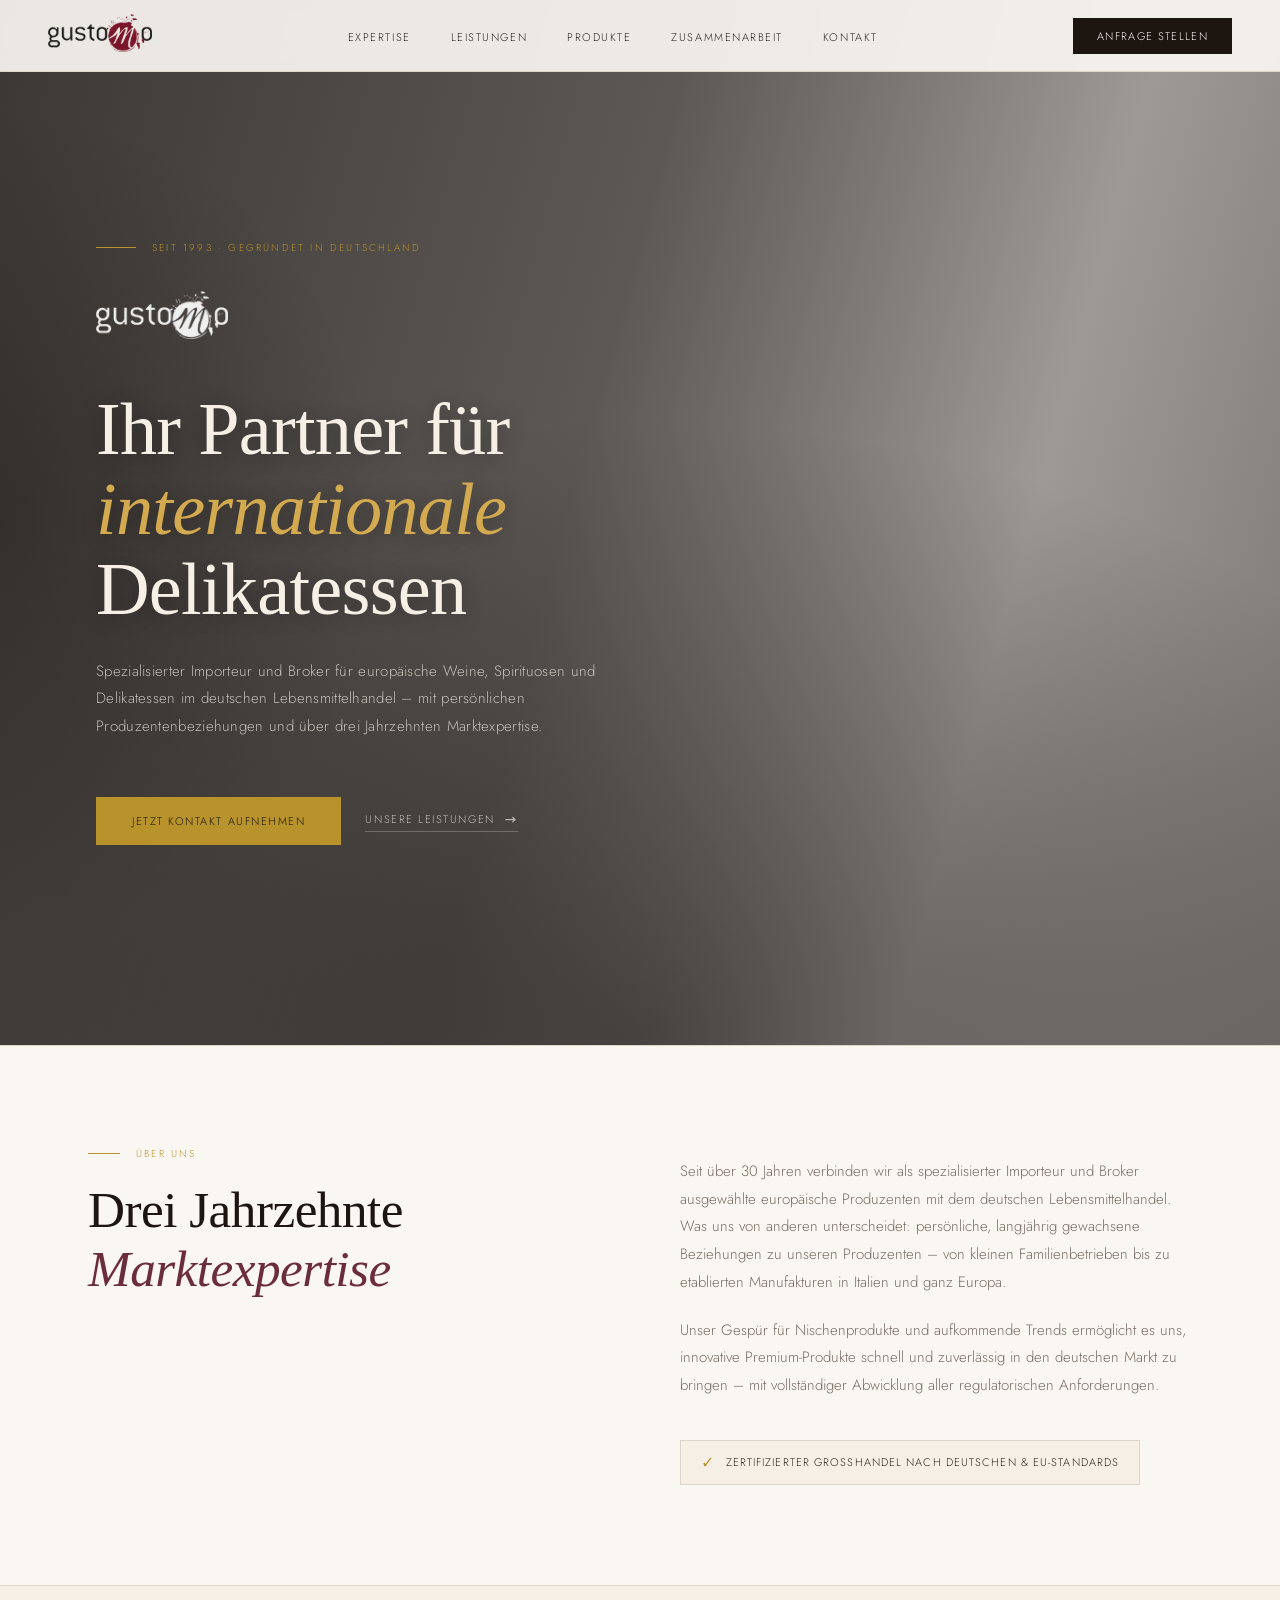
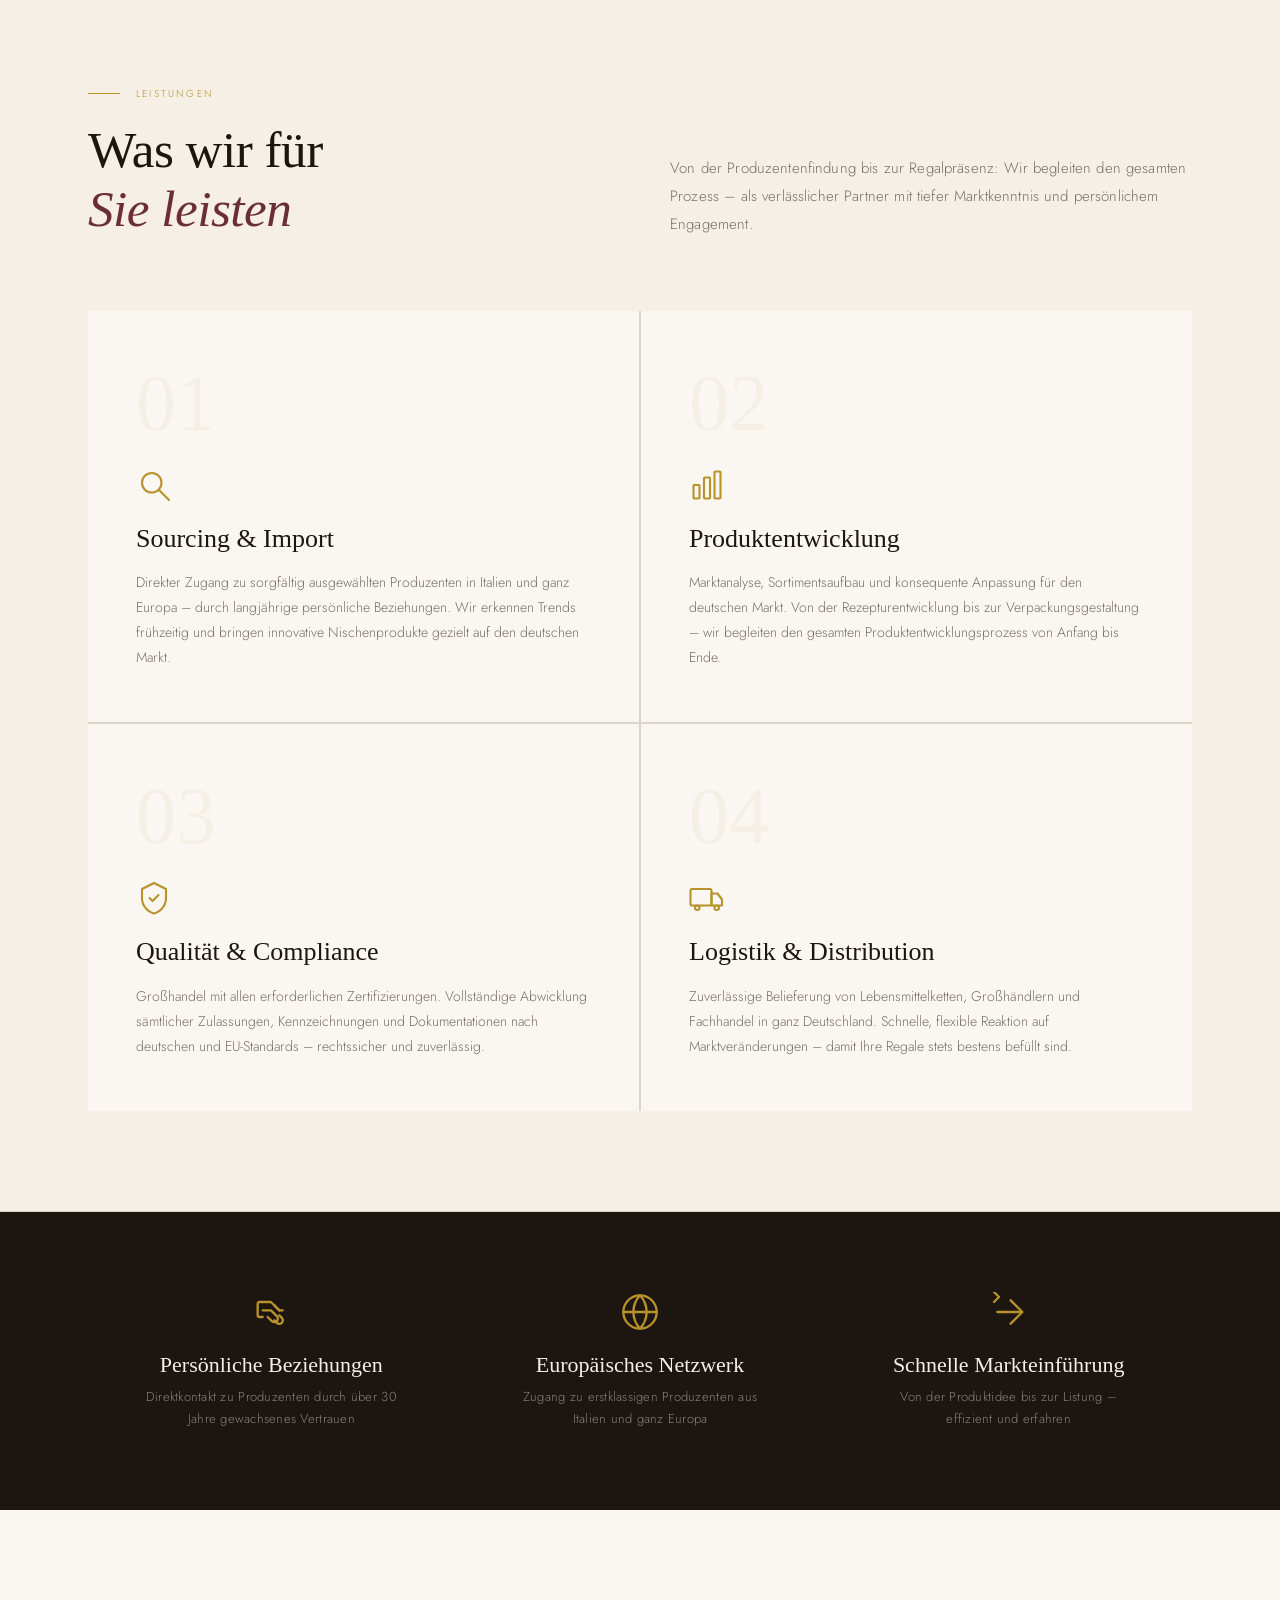
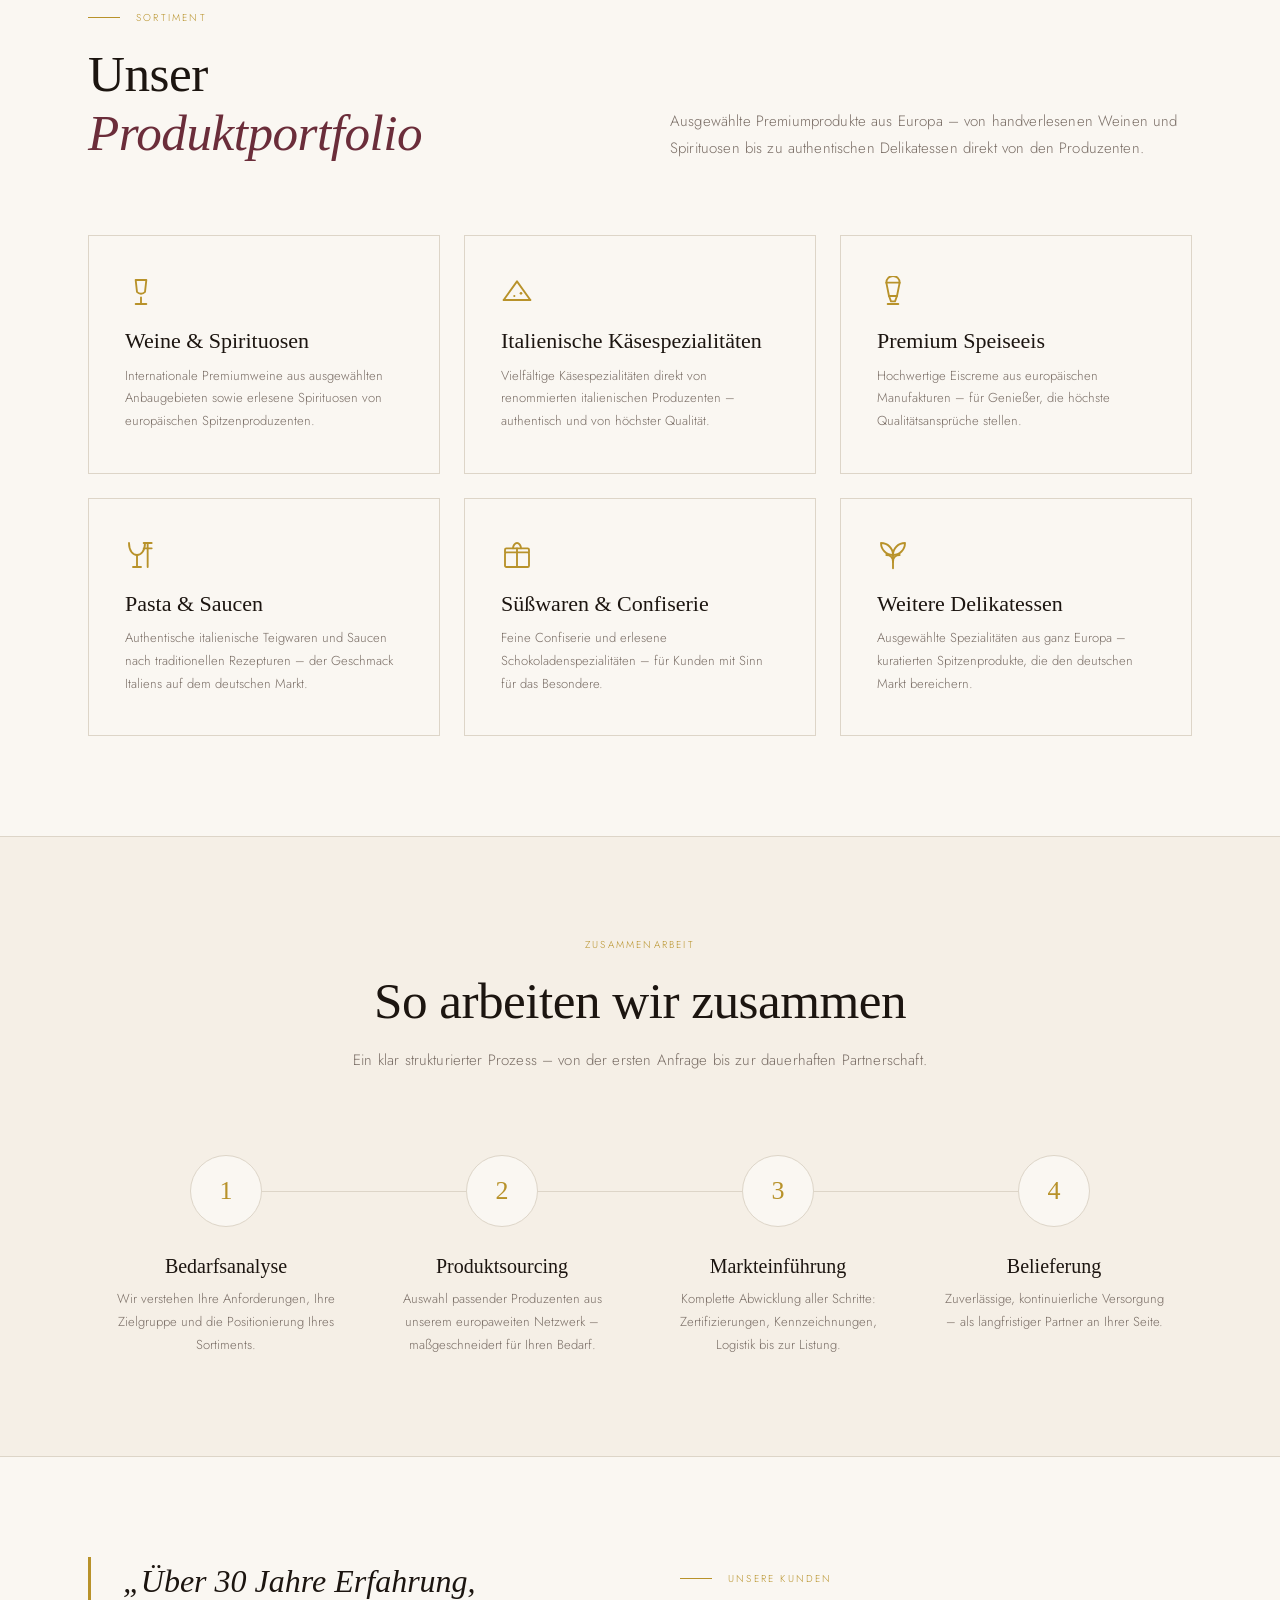
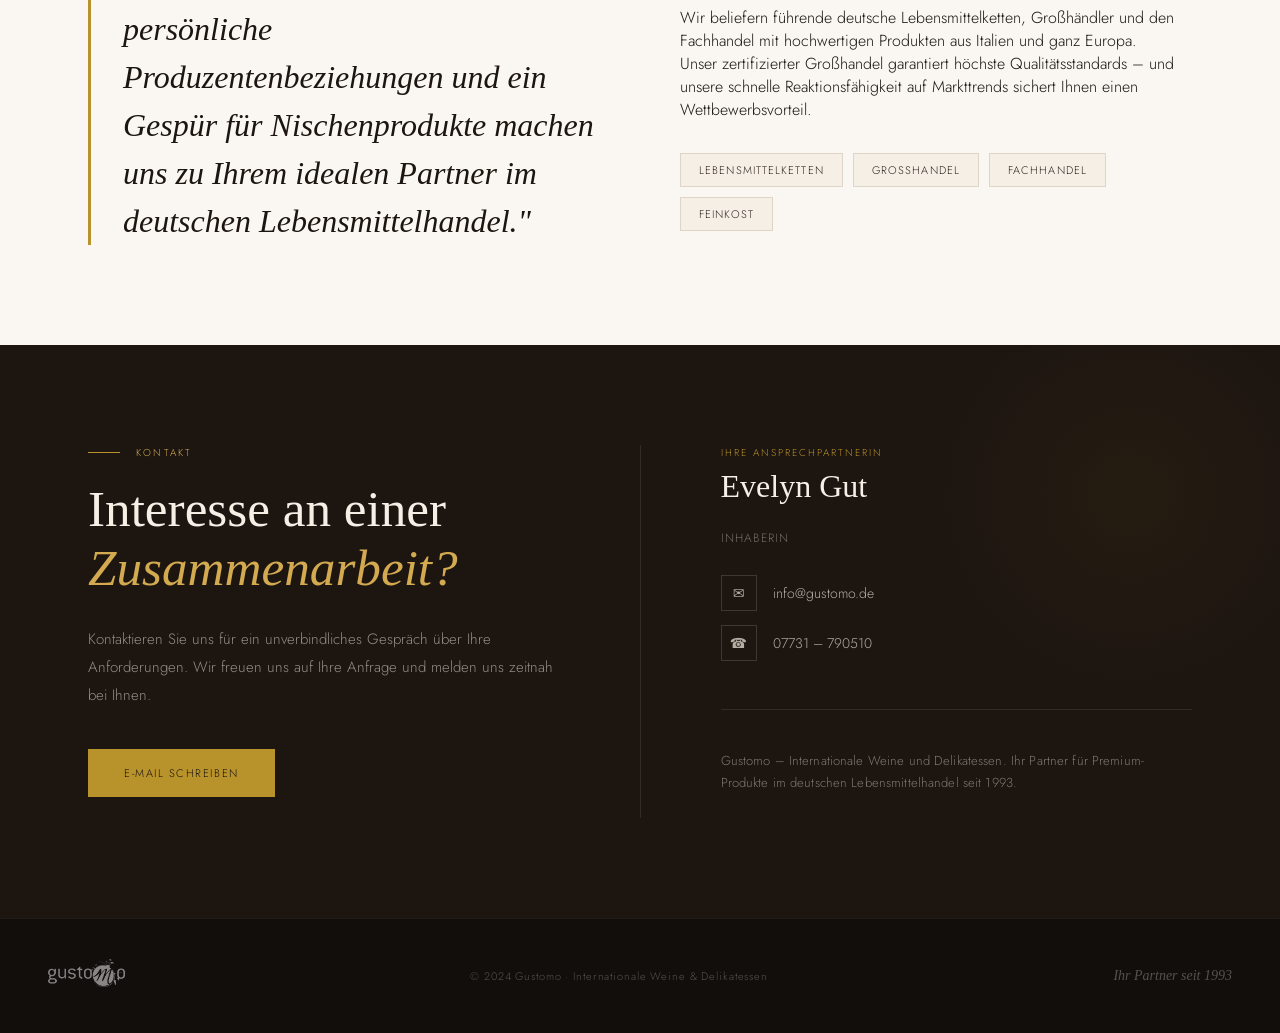
<file: gustomo-b2b.html>
<!DOCTYPE html>
<html lang="de">
<head>
<meta charset="UTF-8">
<meta name="viewport" content="width=device-width, initial-scale=1.0">
<title>Gustomo B2B – Internationale Weine & Delikatessen</title>
<link rel="preconnect" href="https://fonts.googleapis.com">
<link rel="preconnect" href="https://fonts.gstatic.com" crossorigin>
<link href="https://fonts.googleapis.com/css2?family=Cormorant+Garant:ital,wght@0,300;0,400;0,500;0,600;1,300;1,400&family=Jost:wght@300;400;500&display=swap" rel="stylesheet">
<style>
  :root {
    --cream: #F5EFE6;
    --warm-white: #FAF7F2;
    --ink: #1C1510;
    --charcoal: #2E2520;
    --gold: #B8922A;
    --gold-light: #D4AA50;
    --wine: #6B2D3A;
    --muted: #7A6E66;
    --border: #DDD5C8;
    --serif: 'Cormorant Garant', Georgia, serif;
    --sans: 'Jost', system-ui, sans-serif;
  }

  *, *::before, *::after { box-sizing: border-box; margin: 0; padding: 0; }

  html { scroll-behavior: smooth; }

  body {
    font-family: var(--sans);
    background: var(--warm-white);
    color: var(--ink);
    font-weight: 300;
    overflow-x: hidden;
  }

  /* ── NAVIGATION ── */
  nav {
    position: fixed;
    top: 0; left: 0; right: 0;
    z-index: 100;
    background: rgba(250,247,242,0.92);
    backdrop-filter: blur(12px);
    border-bottom: 1px solid var(--border);
    padding: 0 48px;
    display: flex;
    align-items: center;
    justify-content: space-between;
    height: 72px;
  }

  .nav-logo img {
    height: 38px;
    width: auto;
  }

  .nav-links {
    display: flex;
    gap: 40px;
    list-style: none;
  }

  .nav-links a {
    font-family: var(--sans);
    font-size: 11px;
    letter-spacing: 0.14em;
    text-transform: uppercase;
    color: var(--charcoal);
    text-decoration: none;
    transition: color 0.2s;
  }

  .nav-links a:hover { color: var(--gold); }

  .nav-cta {
    font-family: var(--sans);
    font-size: 11px;
    letter-spacing: 0.12em;
    text-transform: uppercase;
    color: var(--warm-white);
    background: var(--ink);
    padding: 10px 24px;
    text-decoration: none;
    transition: background 0.2s;
  }

  .nav-cta:hover { background: var(--gold); }

  /* ── HERO ── */
  .hero {
    min-height: 100vh;
    position: relative;
    display: flex;
    align-items: center;
    overflow: hidden;
  }

  .hero-bg {
    position: absolute;
    inset: 0;
    background-image: url('https://images.unsplash.com/photo-1414235077428-338989a2e8c0?w=1800&q=85&fm=jpg');
    background-size: cover;
    background-position: center 40%;
    background-repeat: no-repeat;
  }

  /* Elegant dark overlay – left heavier, right lighter for depth */
  .hero-overlay {
    position: absolute;
    inset: 0;
    background:
      linear-gradient(105deg,
        rgba(18,13,10,0.82) 0%,
        rgba(18,13,10,0.68) 45%,
        rgba(18,13,10,0.40) 75%,
        rgba(18,13,10,0.55) 100%
      );
  }

  /* Subtle gold-tinted vignette at edges */
  .hero-vignette {
    position: absolute;
    inset: 0;
    background:
      radial-gradient(ellipse 120% 100% at 50% 100%, rgba(18,13,10,0.5) 0%, transparent 60%),
      radial-gradient(ellipse 60% 80% at 0% 50%, rgba(18,13,10,0.3) 0%, transparent 50%);
  }

  .hero-content {
    position: relative;
    z-index: 2;
    max-width: 780px;
    padding: 140px 96px 100px;
  }

  .hero-since {
    font-family: var(--sans);
    font-size: 10px;
    letter-spacing: 0.22em;
    text-transform: uppercase;
    color: var(--gold);
    margin-bottom: 36px;
    display: flex;
    align-items: center;
    gap: 16px;
  }

  .hero-since::before {
    content: '';
    display: block;
    width: 40px;
    height: 1px;
    background: var(--gold);
  }

  .hero-logo-white {
    filter: brightness(0) invert(1);
    height: 48px;
    width: auto;
    margin-bottom: 44px;
    opacity: 0.92;
  }

  .hero-title {
    font-family: var(--serif);
    font-size: clamp(44px, 5.8vw, 80px);
    font-weight: 300;
    line-height: 1.08;
    color: var(--cream);
    letter-spacing: -0.01em;
    margin-bottom: 28px;
    text-shadow: 0 2px 20px rgba(0,0,0,0.3);
  }

  .hero-title em {
    font-style: italic;
    color: var(--gold-light);
  }

  .hero-sub {
    font-family: var(--sans);
    font-size: 15px;
    font-weight: 300;
    line-height: 1.85;
    color: rgba(245,239,230,0.72);
    max-width: 560px;
    margin-bottom: 56px;
    letter-spacing: 0.02em;
  }

  .hero-actions {
    display: flex;
    gap: 24px;
    align-items: center;
  }

  .btn-primary {
    font-family: var(--sans);
    font-size: 11px;
    letter-spacing: 0.14em;
    text-transform: uppercase;
    color: var(--ink);
    background: var(--gold);
    padding: 16px 36px;
    text-decoration: none;
    transition: background 0.2s, transform 0.2s;
    display: inline-block;
  }

  .btn-primary:hover { background: var(--gold-light); transform: translateY(-1px); }

  .btn-ghost {
    font-family: var(--sans);
    font-size: 11px;
    letter-spacing: 0.14em;
    text-transform: uppercase;
    color: rgba(245,239,230,0.7);
    text-decoration: none;
    display: flex;
    align-items: center;
    gap: 10px;
    transition: color 0.2s;
    border-bottom: 1px solid rgba(245,239,230,0.25);
    padding-bottom: 2px;
  }

  .btn-ghost:hover { color: var(--cream); border-bottom-color: rgba(245,239,230,0.6); }
  .btn-ghost::after { content: '→'; font-size: 14px; border: none; }

  /* ── ORNAMENT ── */
  .ornament {
    text-align: center;
    padding: 40px;
    color: var(--gold);
    font-size: 20px;
    letter-spacing: 0.3em;
    opacity: 0.5;
  }

  /* ── SECTIONS ── */
  section {
    padding: 100px 0;
  }

  .container {
    max-width: 1200px;
    margin: 0 auto;
    padding: 0 48px;
  }

  .section-label {
    font-family: var(--sans);
    font-size: 10px;
    letter-spacing: 0.22em;
    text-transform: uppercase;
    color: var(--gold);
    margin-bottom: 20px;
    display: flex;
    align-items: center;
    gap: 16px;
  }

  .section-label::before {
    content: '';
    width: 32px;
    height: 1px;
    background: var(--gold);
  }

  .section-title {
    font-family: var(--serif);
    font-size: clamp(34px, 4vw, 54px);
    font-weight: 300;
    line-height: 1.15;
    color: var(--ink);
    letter-spacing: -0.01em;
  }

  .section-title em { font-style: italic; color: var(--wine); }

  .section-text {
    font-family: var(--sans);
    font-size: 15px;
    font-weight: 300;
    line-height: 1.85;
    color: var(--muted);
    letter-spacing: 0.01em;
  }

  /* ── EXPERTISE INTRO ── */
  .expertise-intro {
    background: var(--warm-white);
    border-top: 1px solid var(--border);
  }

  .expertise-grid {
    display: grid;
    grid-template-columns: 1fr 1fr;
    gap: 80px;
    align-items: start;
  }

  .expertise-left .section-title {
    margin-bottom: 28px;
  }

  .expertise-right {
    padding-top: 12px;
  }

  .expertise-right p {
    margin-bottom: 20px;
    font-size: 15px;
    line-height: 1.85;
    color: var(--muted);
  }

  .expertise-badge {
    display: inline-flex;
    align-items: center;
    gap: 10px;
    background: var(--cream);
    border: 1px solid var(--border);
    padding: 10px 20px;
    margin-top: 20px;
    font-family: var(--sans);
    font-size: 11px;
    letter-spacing: 0.1em;
    text-transform: uppercase;
    color: var(--charcoal);
  }

  .expertise-badge span { color: var(--gold); font-size: 16px; }

  /* ── SERVICES ── */
  .services {
    background: var(--cream);
    border-top: 1px solid var(--border);
    border-bottom: 1px solid var(--border);
  }

  .services-header {
    display: grid;
    grid-template-columns: 1fr 1fr;
    gap: 60px;
    margin-bottom: 72px;
    align-items: end;
  }

  .services-grid {
    display: grid;
    grid-template-columns: repeat(2, 1fr);
    gap: 2px;
    background: var(--border);
  }

  .service-card {
    background: var(--warm-white);
    padding: 52px 48px;
    position: relative;
    transition: background 0.3s;
  }

  .service-card:hover {
    background: var(--ink);
  }

  .service-card:hover .service-title { color: var(--cream); }
  .service-card:hover .service-text { color: rgba(245,239,230,0.6); }
  .service-card:hover .service-num { color: rgba(245,239,230,0.15); }

  .service-num {
    font-family: var(--serif);
    font-size: 80px;
    font-weight: 300;
    color: var(--cream);
    line-height: 1;
    margin-bottom: 24px;
    transition: color 0.3s;
  }

  .service-icon {
    display: block;
    width: 36px;
    height: 36px;
    margin-bottom: 20px;
    color: var(--gold);
  }

  .service-icon svg {
    width: 100%;
    height: 100%;
    stroke: currentColor;
    fill: none;
    stroke-width: 1.4;
    stroke-linecap: round;
    stroke-linejoin: round;
  }

  .service-card:hover .service-icon { color: var(--gold-light); }

  .service-title {
    font-family: var(--serif);
    font-size: 26px;
    font-weight: 400;
    color: var(--ink);
    margin-bottom: 16px;
    line-height: 1.2;
    transition: color 0.3s;
  }

  .service-text {
    font-family: var(--sans);
    font-size: 14px;
    font-weight: 300;
    line-height: 1.8;
    color: var(--muted);
    transition: color 0.3s;
  }

  /* ── USP BAND ── */
  .usp-band {
    background: var(--ink);
    padding: 80px 0;
  }

  .usp-inner {
    display: grid;
    grid-template-columns: 1fr 2px 1fr 2px 1fr;
    gap: 0;
    align-items: center;
  }

  .usp-divider {
    background: rgba(245,239,230,0.12);
    height: 80px;
    justify-self: center;
  }

  .usp-item {
    padding: 0 56px;
    text-align: center;
  }

  .usp-icon {
    width: 40px;
    height: 40px;
    margin: 0 auto 20px;
    color: var(--gold);
  }

  .usp-icon svg {
    width: 100%;
    height: 100%;
    stroke: currentColor;
    fill: none;
    stroke-width: 1.4;
    stroke-linecap: round;
    stroke-linejoin: round;
  }

  .usp-title {
    font-family: var(--serif);
    font-size: 22px;
    font-weight: 300;
    color: var(--cream);
    margin-bottom: 8px;
  }

  .usp-text {
    font-family: var(--sans);
    font-size: 13px;
    font-weight: 300;
    color: rgba(245,239,230,0.5);
    line-height: 1.7;
    letter-spacing: 0.02em;
  }

  /* ── PRODUCTS ── */
  .products {
    background: var(--warm-white);
  }

  .products-header {
    display: grid;
    grid-template-columns: 1fr 1fr;
    gap: 60px;
    margin-bottom: 72px;
    align-items: end;
  }

  .products-grid {
    display: grid;
    grid-template-columns: repeat(3, 1fr);
    gap: 24px;
  }

  .product-card {
    padding: 40px 36px;
    border: 1px solid var(--border);
    background: var(--warm-white);
    position: relative;
    overflow: hidden;
    transition: border-color 0.3s, transform 0.2s;
    cursor: default;
  }

  .product-card::before {
    content: '';
    position: absolute;
    top: 0; left: 0;
    width: 3px;
    height: 0;
    background: var(--gold);
    transition: height 0.3s;
  }

  .product-card:hover::before { height: 100%; }
  .product-card:hover { border-color: var(--gold); transform: translateY(-2px); }

  .product-emoji {
    display: block;
    width: 32px;
    height: 32px;
    margin-bottom: 20px;
    color: var(--gold);
  }

  .product-emoji svg {
    width: 100%;
    height: 100%;
    stroke: currentColor;
    fill: none;
    stroke-width: 1.4;
    stroke-linecap: round;
    stroke-linejoin: round;
  }

  .product-card:hover .product-emoji { color: var(--gold-light); }

  .product-title {
    font-family: var(--serif);
    font-size: 22px;
    font-weight: 400;
    color: var(--ink);
    margin-bottom: 10px;
    line-height: 1.2;
  }

  .product-desc {
    font-family: var(--sans);
    font-size: 13px;
    font-weight: 300;
    color: var(--muted);
    line-height: 1.75;
  }

  /* ── PROCESS ── */
  .process {
    background: var(--cream);
    border-top: 1px solid var(--border);
    border-bottom: 1px solid var(--border);
  }

  .process-header {
    text-align: center;
    max-width: 600px;
    margin: 0 auto 80px;
  }

  .process-header .section-label {
    justify-content: center;
  }

  .process-header .section-label::before { display: none; }

  .process-steps {
    display: grid;
    grid-template-columns: repeat(4, 1fr);
    gap: 0;
    position: relative;
  }

  .process-steps::before {
    content: '';
    position: absolute;
    top: 36px;
    left: calc(12.5% + 20px);
    right: calc(12.5% + 20px);
    height: 1px;
    background: var(--border);
    z-index: 0;
  }

  .process-step {
    text-align: center;
    padding: 0 24px;
    position: relative;
    z-index: 1;
  }

  .step-number {
    width: 72px;
    height: 72px;
    border-radius: 50%;
    background: var(--warm-white);
    border: 1px solid var(--border);
    display: flex;
    align-items: center;
    justify-content: center;
    margin: 0 auto 28px;
    font-family: var(--serif);
    font-size: 26px;
    font-weight: 300;
    color: var(--gold);
    transition: background 0.3s, border-color 0.3s;
  }

  .process-step:hover .step-number {
    background: var(--ink);
    border-color: var(--ink);
    color: var(--gold);
  }

  .step-title {
    font-family: var(--serif);
    font-size: 20px;
    font-weight: 400;
    color: var(--ink);
    margin-bottom: 10px;
  }

  .step-text {
    font-family: var(--sans);
    font-size: 13px;
    font-weight: 300;
    color: var(--muted);
    line-height: 1.75;
  }

  /* ── CUSTOMERS ── */
  .customers {
    background: var(--warm-white);
  }

  .customers-inner {
    display: grid;
    grid-template-columns: 1fr 1fr;
    gap: 80px;
    align-items: center;
  }

  .customers-quote {
    font-family: var(--serif);
    font-size: clamp(22px, 2.5vw, 32px);
    font-weight: 300;
    font-style: italic;
    line-height: 1.5;
    color: var(--ink);
    position: relative;
    padding-left: 32px;
    border-left: 3px solid var(--gold);
  }

  .customers-right p { 
    font-size: 15px; 
    line-height: 1.85; 
    color: var(--muted);
    margin-bottom: 20px;
  }

  .customer-tags {
    display: flex;
    flex-wrap: wrap;
    gap: 10px;
    margin-top: 32px;
  }

  .tag {
    font-family: var(--sans);
    font-size: 11px;
    letter-spacing: 0.1em;
    text-transform: uppercase;
    color: var(--charcoal);
    border: 1px solid var(--border);
    padding: 8px 18px;
    background: var(--cream);
  }

  /* ── CONTACT ── */
  .contact {
    background: var(--ink);
    position: relative;
    overflow: hidden;
  }

  .contact::before {
    content: '';
    position: absolute;
    top: -100px; right: -100px;
    width: 500px; height: 500px;
    border-radius: 50%;
    background: radial-gradient(circle, rgba(184,146,42,0.06) 0%, transparent 60%);
  }

  .contact-inner {
    display: grid;
    grid-template-columns: 1fr 1px 1fr;
    gap: 0;
    align-items: start;
  }

  .contact-divider {
    background: rgba(245,239,230,0.1);
    height: 100%;
  }

  .contact-left {
    padding-right: 80px;
  }

  .contact-left .section-label { color: var(--gold-light); }

  .contact-title {
    font-family: var(--serif);
    font-size: clamp(34px, 4vw, 52px);
    font-weight: 300;
    line-height: 1.15;
    color: var(--cream);
    margin-bottom: 28px;
  }

  .contact-title em { font-style: italic; color: var(--gold-light); }

  .contact-left p {
    font-family: var(--sans);
    font-size: 15px;
    font-weight: 300;
    line-height: 1.85;
    color: rgba(245,239,230,0.55);
    margin-bottom: 40px;
  }

  .contact-right {
    padding-left: 80px;
  }

  .contact-person {
    margin-bottom: 48px;
  }

  .contact-person-role {
    font-family: var(--sans);
    font-size: 10px;
    letter-spacing: 0.2em;
    text-transform: uppercase;
    color: var(--gold);
    margin-bottom: 8px;
  }

  .contact-person-name {
    font-family: var(--serif);
    font-size: 32px;
    font-weight: 300;
    color: var(--cream);
    margin-bottom: 24px;
  }

  .contact-links {
    display: flex;
    flex-direction: column;
    gap: 14px;
  }

  .contact-link {
    display: flex;
    align-items: center;
    gap: 16px;
    font-family: var(--sans);
    font-size: 14px;
    font-weight: 300;
    color: rgba(245,239,230,0.7);
    text-decoration: none;
    transition: color 0.2s;
  }

  .contact-link:hover { color: var(--gold-light); }

  .contact-link-icon {
    width: 36px;
    height: 36px;
    border: 1px solid rgba(245,239,230,0.15);
    display: flex;
    align-items: center;
    justify-content: center;
    font-size: 14px;
    flex-shrink: 0;
    transition: border-color 0.2s, background 0.2s;
  }

  .contact-link:hover .contact-link-icon {
    border-color: var(--gold);
    background: rgba(184,146,42,0.1);
  }

  .contact-cta {
    margin-top: 48px;
    padding-top: 40px;
    border-top: 1px solid rgba(245,239,230,0.1);
  }

  .contact-cta p {
    font-family: var(--sans);
    font-size: 13px;
    font-weight: 300;
    color: rgba(245,239,230,0.45);
    line-height: 1.7;
    margin-bottom: 24px;
    letter-spacing: 0.01em;
  }

  /* ── FOOTER ── */
  footer {
    background: #110E0B;
    padding: 40px 48px;
    display: flex;
    align-items: center;
    justify-content: space-between;
    border-top: 1px solid rgba(245,239,230,0.06);
  }

  .footer-logo img {
    height: 28px;
    filter: brightness(0) invert(1);
    opacity: 0.5;
  }

  .footer-copy {
    font-family: var(--sans);
    font-size: 11px;
    letter-spacing: 0.08em;
    color: rgba(245,239,230,0.3);
  }

  .footer-tag {
    font-family: var(--serif);
    font-style: italic;
    font-size: 14px;
    color: rgba(245,239,230,0.3);
  }

  /* ── FADE IN ── */
  .fade-up {
    opacity: 0;
    transform: translateY(30px);
    transition: opacity 0.7s ease, transform 0.7s ease;
  }

  .fade-up.visible {
    opacity: 1;
    transform: translateY(0);
  }

  @media (max-width: 900px) {
    nav { padding: 0 24px; }
    .nav-links { display: none; }
    .hero-content { padding: 120px 32px 60px; }
    .expertise-grid, .services-header, .products-header,
    .customers-inner, .contact-inner { grid-template-columns: 1fr; gap: 40px; }
    .contact-left { padding-right: 0; }
    .contact-right { padding-left: 0; }
    .contact-divider { display: none; }
    .services-grid { grid-template-columns: 1fr; }
    .products-grid { grid-template-columns: 1fr 1fr; }
    .process-steps { grid-template-columns: 1fr 1fr; }
    .process-steps::before { display: none; }
    .usp-inner { grid-template-columns: 1fr; gap: 40px; }
    .usp-divider { display: none; }
    .container { padding: 0 24px; }
    footer { flex-direction: column; gap: 16px; text-align: center; }
  }
</style>
</head>
<body>

<!-- NAVIGATION -->
<nav>
  <div class="nav-logo">
    <img src="[data-uri]" alt="Gustomo">
  </div>
  <ul class="nav-links">
    <li><a href="#expertise">Expertise</a></li>
    <li><a href="#leistungen">Leistungen</a></li>
    <li><a href="#produkte">Produkte</a></li>
    <li><a href="#prozess">Zusammenarbeit</a></li>
    <li><a href="#kontakt">Kontakt</a></li>
  </ul>
  <a href="#kontakt" class="nav-cta">Anfrage stellen</a>
</nav>

<!-- HERO -->
<section class="hero">
  <div class="hero-bg"></div>
  <div class="hero-overlay"></div>
  <div class="hero-vignette"></div>

  <div class="hero-content">
    <div class="hero-since">Seit 1993 · Gegründet in Deutschland</div>
    <img class="hero-logo-white" src="[data-uri]" alt="Gustomo">
    <h1 class="hero-title">
      Ihr Partner für<br>
      <em>internationale</em><br>
      Delikatessen
    </h1>
    <p class="hero-sub">
      Spezialisierter Importeur und Broker für europäische Weine, Spirituosen und
      Delikatessen im deutschen Lebensmittelhandel – mit persönlichen
      Produzentenbeziehungen und über drei Jahrzehnten Marktexpertise.
    </p>
    <div class="hero-actions">
      <a href="#kontakt" class="btn-primary">Jetzt Kontakt aufnehmen</a>
      <a href="#leistungen" class="btn-ghost">Unsere Leistungen</a>
    </div>
  </div>
</section>

<!-- EXPERTISE INTRO -->
<section class="expertise-intro" id="expertise">
  <div class="container">
    <div class="expertise-grid">
      <div class="expertise-left fade-up">
        <div class="section-label">Über uns</div>
        <h2 class="section-title">
          Drei Jahrzehnte<br>
          <em>Marktexpertise</em>
        </h2>
      </div>
      <div class="expertise-right fade-up">
        <p>
          Seit über 30 Jahren verbinden wir als spezialisierter Importeur und Broker ausgewählte
          europäische Produzenten mit dem deutschen Lebensmittelhandel. Was uns von anderen
          unterscheidet: persönliche, langjährig gewachsene Beziehungen zu unseren Produzenten –
          von kleinen Familienbetrieben bis zu etablierten Manufakturen in Italien und ganz Europa.
        </p>
        <p>
          Unser Gespür für Nischenprodukte und aufkommende Trends ermöglicht es uns, innovative
          Premium-Produkte schnell und zuverlässig in den deutschen Markt zu bringen –
          mit vollständiger Abwicklung aller regulatorischen Anforderungen.
        </p>
        <div class="expertise-badge">
          <span>✓</span> Zertifizierter Großhandel nach deutschen & EU-Standards
        </div>
      </div>
    </div>
  </div>
</section>

<!-- SERVICES -->
<section class="services" id="leistungen">
  <div class="container">
    <div class="services-header">
      <div class="fade-up">
        <div class="section-label">Leistungen</div>
        <h2 class="section-title">
          Was wir für<br>
          <em>Sie leisten</em>
        </h2>
      </div>
      <div class="fade-up">
        <p class="section-text">
          Von der Produzentenfindung bis zur Regalpräsenz: Wir begleiten den gesamten Prozess –
          als verlässlicher Partner mit tiefer Marktkenntnis und persönlichem Engagement.
        </p>
      </div>
    </div>

    <div class="services-grid fade-up">

      <div class="service-card">
        <div class="service-num">01</div>
        <span class="service-icon"><svg viewBox="0 0 24 24"><circle cx="10.5" cy="10.5" r="6.5"/><line x1="15.5" y1="15.5" x2="22" y2="22"/></svg></span>
        <h3 class="service-title">Sourcing & Import</h3>
        <p class="service-text">
          Direkter Zugang zu sorgfältig ausgewählten Produzenten in Italien und ganz Europa –
          durch langjährige persönliche Beziehungen. Wir erkennen Trends frühzeitig und
          bringen innovative Nischenprodukte gezielt auf den deutschen Markt.
        </p>
      </div>

      <div class="service-card">
        <div class="service-num">02</div>
        <span class="service-icon"><svg viewBox="0 0 24 24"><rect x="3" y="12" width="4" height="9" rx="0.5"/><rect x="10" y="7" width="4" height="14" rx="0.5"/><rect x="17" y="3" width="4" height="18" rx="0.5"/></svg></span>
        <h3 class="service-title">Produktentwicklung</h3>
        <p class="service-text">
          Marktanalyse, Sortimentsaufbau und konsequente Anpassung für den deutschen Markt.
          Von der Rezepturentwicklung bis zur Verpackungsgestaltung – wir begleiten
          den gesamten Produktentwicklungsprozess von Anfang bis Ende.
        </p>
      </div>

      <div class="service-card">
        <div class="service-num">03</div>
        <span class="service-icon"><svg viewBox="0 0 24 24"><path d="M12 2L4 6v6c0 5 3.5 9.3 8 10.3C16.5 21.3 20 17 20 12V6L12 2z"/><polyline points="9 12 11 14 15 10"/></svg></span>
        <h3 class="service-title">Qualität & Compliance</h3>
        <p class="service-text">
          Großhandel mit allen erforderlichen Zertifizierungen. Vollständige Abwicklung
          sämtlicher Zulassungen, Kennzeichnungen und Dokumentationen nach deutschen
          und EU-Standards – rechtssicher und zuverlässig.
        </p>
      </div>

      <div class="service-card">
        <div class="service-num">04</div>
        <span class="service-icon"><svg viewBox="0 0 24 24"><rect x="1" y="6" width="14" height="11" rx="1"/><path d="M15 9h4l3 4v4h-7V9z"/><circle cx="5.5" cy="18.5" r="1.5"/><circle cx="18.5" cy="18.5" r="1.5"/></svg></span>
        <h3 class="service-title">Logistik & Distribution</h3>
        <p class="service-text">
          Zuverlässige Belieferung von Lebensmittelketten, Großhändlern und Fachhandel
          in ganz Deutschland. Schnelle, flexible Reaktion auf Marktveränderungen –
          damit Ihre Regale stets bestens befüllt sind.
        </p>
      </div>

    </div>
  </div>
</section>

<!-- USP BAND -->
<section class="usp-band">
  <div class="container">
    <div class="usp-inner">

      <div class="usp-item fade-up">
        <div class="usp-icon"><svg viewBox="0 0 24 24"><path d="M17 11l-5-5H5a1 1 0 0 0-1 1v7a1 1 0 0 0 1 1h2"/><path d="M7 11h5l3.5 3.5a2.12 2.12 0 0 1 0 3 2.12 2.12 0 0 1-3 0L10 15"/><path d="M19 11h-2l-3-3"/><path d="M14 17l1.5 1.5a2.12 2.12 0 0 0 3-3L17 14"/></svg></div>
        <div class="usp-title">Persönliche Beziehungen</div>
        <p class="usp-text">Direktkontakt zu Produzenten durch über 30 Jahre gewachsenes Vertrauen</p>
      </div>

      <div class="usp-divider"></div>

      <div class="usp-item fade-up">
        <div class="usp-icon"><svg viewBox="0 0 24 24"><circle cx="12" cy="12" r="10"/><path d="M2 12h20"/><path d="M12 2a15.3 15.3 0 0 1 4 10 15.3 15.3 0 0 1-4 10 15.3 15.3 0 0 1-4-10 15.3 15.3 0 0 1 4-10z"/></svg></div>
        <div class="usp-title">Europäisches Netzwerk</div>
        <p class="usp-text">Zugang zu erstklassigen Produzenten aus Italien und ganz Europa</p>
      </div>

      <div class="usp-divider"></div>

      <div class="usp-item fade-up">
        <div class="usp-icon"><svg viewBox="0 0 24 24"><path d="M5 12h14"/><path d="M13 5l7 7-7 7"/><path d="M3 6l3-3-3-3"/></svg></div>
        <div class="usp-title">Schnelle Markteinführung</div>
        <p class="usp-text">Von der Produktidee bis zur Listung – effizient und erfahren</p>
      </div>

    </div>
  </div>
</section>

<!-- PRODUCTS -->
<section class="products" id="produkte">
  <div class="container">
    <div class="products-header">
      <div class="fade-up">
        <div class="section-label">Sortiment</div>
        <h2 class="section-title">
          Unser<br>
          <em>Produktportfolio</em>
        </h2>
      </div>
      <div class="fade-up">
        <p class="section-text">
          Ausgewählte Premiumprodukte aus Europa – von handverlesenen Weinen und Spirituosen
          bis zu authentischen Delikatessen direkt von den Produzenten.
        </p>
      </div>
    </div>

    <div class="products-grid fade-up">

      <div class="product-card">
        <span class="product-emoji"><svg viewBox="0 0 24 24"><path d="M8 3h8l-1 9a4 4 0 0 1-6 0L8 3z"/><line x1="12" y1="16" x2="12" y2="21"/><line x1="8" y1="21" x2="16" y2="21"/></svg></span>
        <h3 class="product-title">Weine & Spirituosen</h3>
        <p class="product-desc">Internationale Premiumweine aus ausgewählten Anbaugebieten sowie erlesene Spirituosen von europäischen Spitzenproduzenten.</p>
      </div>

      <div class="product-card">
        <span class="product-emoji"><svg viewBox="0 0 24 24"><path d="M2 18L12 4l10 14H2z"/><line x1="2" y1="18" x2="22" y2="18"/><circle cx="15" cy="13" r="1" fill="currentColor" stroke="none"/><circle cx="10" cy="15" r="0.8" fill="currentColor" stroke="none"/></svg></span>
        <h3 class="product-title">Italienische Käsespezialitäten</h3>
        <p class="product-desc">Vielfältige Käsespezialitäten direkt von renommierten italienischen Produzenten – authentisch und von höchster Qualität.</p>
      </div>

      <div class="product-card">
        <span class="product-emoji"><svg viewBox="0 0 24 24"><path d="M7 5h10l-2 10H9L7 5z"/><path d="M9 15l1.5 4h3L15 15"/><line x1="8" y1="21" x2="16" y2="21"/><path d="M7 5a5 5 0 0 1 10 0"/></svg></span>
        <h3 class="product-title">Premium Speiseeis</h3>
        <p class="product-desc">Hochwertige Eiscreme aus europäischen Manufakturen – für Genießer, die höchste Qualitätsansprüche stellen.</p>
      </div>

      <div class="product-card">
        <span class="product-emoji"><svg viewBox="0 0 24 24"><path d="M3 3c0 6 3 9 6 9s6-3 6-9"/><line x1="9" y1="12" x2="9" y2="21"/><line x1="6" y1="21" x2="12" y2="21"/><line x1="17" y1="3" x2="17" y2="21"/><path d="M14 7h6"/><path d="M14 3h6"/></svg></span>
        <h3 class="product-title">Pasta & Saucen</h3>
        <p class="product-desc">Authentische italienische Teigwaren und Saucen nach traditionellen Rezepturen – der Geschmack Italiens auf dem deutschen Markt.</p>
      </div>

      <div class="product-card">
        <span class="product-emoji"><svg viewBox="0 0 24 24"><rect x="3" y="10" width="18" height="11" rx="1"/><path d="M3 10V8a1 1 0 0 1 1-1h16a1 1 0 0 1 1 1v2"/><line x1="12" y1="7" x2="12" y2="21"/><path d="M9 7c0-2 1.5-4 3-4s3 2 3 4"/></svg></span>
        <h3 class="product-title">Süßwaren & Confiserie</h3>
        <p class="product-desc">Feine Confiserie und erlesene Schokoladenspezialitäten – für Kunden mit Sinn für das Besondere.</p>
      </div>

      <div class="product-card">
        <span class="product-emoji"><svg viewBox="0 0 24 24"><path d="M12 22V12"/><path d="M12 12C12 7 16 3 21 3c0 5-4 9-9 9z"/><path d="M12 12C12 7 8 3 3 3c0 5 4 9 9 9z"/><path d="M12 17c0-3-2-5-5-5"/><path d="M12 17c0-3 2-5 5-5"/></svg></span>
        <h3 class="product-title">Weitere Delikatessen</h3>
        <p class="product-desc">Ausgewählte Spezialitäten aus ganz Europa – kuratierten Spitzenprodukte, die den deutschen Markt bereichern.</p>
      </div>

    </div>
  </div>
</section>

<!-- PROCESS -->
<section class="process" id="prozess">
  <div class="container">
    <div class="process-header fade-up">
      <div class="section-label">Zusammenarbeit</div>
      <h2 class="section-title" style="margin-bottom:16px">So arbeiten wir zusammen</h2>
      <p class="section-text">Ein klar strukturierter Prozess – von der ersten Anfrage bis zur dauerhaften Partnerschaft.</p>
    </div>

    <div class="process-steps fade-up">

      <div class="process-step">
        <div class="step-number">1</div>
        <h3 class="step-title">Bedarfsanalyse</h3>
        <p class="step-text">Wir verstehen Ihre Anforderungen, Ihre Zielgruppe und die Positionierung Ihres Sortiments.</p>
      </div>

      <div class="process-step">
        <div class="step-number">2</div>
        <h3 class="step-title">Produktsourcing</h3>
        <p class="step-text">Auswahl passender Produzenten aus unserem europaweiten Netzwerk – maßgeschneidert für Ihren Bedarf.</p>
      </div>

      <div class="process-step">
        <div class="step-number">3</div>
        <h3 class="step-title">Markteinführung</h3>
        <p class="step-text">Komplette Abwicklung aller Schritte: Zertifizierungen, Kennzeichnungen, Logistik bis zur Listung.</p>
      </div>

      <div class="process-step">
        <div class="step-number">4</div>
        <h3 class="step-title">Belieferung</h3>
        <p class="step-text">Zuverlässige, kontinuierliche Versorgung – als langfristiger Partner an Ihrer Seite.</p>
      </div>

    </div>
  </div>
</section>

<!-- CUSTOMERS -->
<section class="customers">
  <div class="container">
    <div class="customers-inner">
      <div class="fade-up">
        <p class="customers-quote">
          „Über 30 Jahre Erfahrung, persönliche Produzentenbeziehungen und ein Gespür für
          Nischenprodukte machen uns zu Ihrem idealen Partner im deutschen Lebensmittelhandel."
        </p>
      </div>
      <div class="fade-up">
        <div class="section-label">Unsere Kunden</div>
        <p>
          Wir beliefern führende deutsche Lebensmittelketten, Großhändler und den Fachhandel
          mit hochwertigen Produkten aus Italien und ganz Europa.
        </p>
        <p>
          Unser zertifizierter Großhandel garantiert höchste Qualitätsstandards –
          und unsere schnelle Reaktionsfähigkeit auf Markttrends sichert Ihnen
          einen Wettbewerbsvorteil.
        </p>
        <div class="customer-tags">
          <span class="tag">Lebensmittelketten</span>
          <span class="tag">Großhandel</span>
          <span class="tag">Fachhandel</span>
          <span class="tag">Feinkost</span>
        </div>
      </div>
    </div>
  </div>
</section>

<!-- CONTACT -->
<section class="contact" id="kontakt">
  <div class="container">
    <div class="contact-inner">

      <div class="contact-left fade-up">
        <div class="section-label">Kontakt</div>
        <h2 class="contact-title">
          Interesse an einer<br>
          <em>Zusammenarbeit?</em>
        </h2>
        <p>
          Kontaktieren Sie uns für ein unverbindliches Gespräch über Ihre Anforderungen.
          Wir freuen uns auf Ihre Anfrage und melden uns zeitnah bei Ihnen.
        </p>
        <a href="mailto:info@gustomo.de" class="btn-primary">E-Mail schreiben</a>
      </div>

      <div class="contact-divider"></div>

      <div class="contact-right fade-up">
        <div class="contact-person">
          <div class="contact-person-role">Ihre Ansprechpartnerin</div>
          <div class="contact-person-name">Evelyn Gut</div>
          <div style="font-family:var(--sans); font-size:12px; letter-spacing:0.1em; text-transform:uppercase; color:rgba(245,239,230,0.4); margin-bottom:28px">Inhaberin</div>
          <div class="contact-links">
            <a href="mailto:info@gustomo.de" class="contact-link">
              <span class="contact-link-icon">✉</span>
              info@gustomo.de
            </a>
            <a href="tel:07731790510" class="contact-link">
              <span class="contact-link-icon">☎</span>
              07731 – 790510
            </a>
          </div>
        </div>

        <div class="contact-cta">
          <p>Gustomo – Internationale Weine und Delikatessen. Ihr Partner für Premium-Produkte im deutschen Lebensmittelhandel seit 1993.</p>
        </div>
      </div>

    </div>
  </div>
</section>

<!-- FOOTER -->
<footer>
  <div class="footer-logo">
    <img src="[data-uri]" alt="Gustomo">
  </div>
  <span class="footer-copy">© 2024 Gustomo · Internationale Weine & Delikatessen</span>
  <span class="footer-tag">Ihr Partner seit 1993</span>
</footer>

<script>
  // Fade in on scroll
  const observer = new IntersectionObserver((entries) => {
    entries.forEach(entry => {
      if (entry.isIntersecting) {
        entry.target.classList.add('visible');
      }
    });
  }, { threshold: 0.12 });

  document.querySelectorAll('.fade-up').forEach(el => observer.observe(el));

  // Smooth scroll
  document.querySelectorAll('a[href^="#"]').forEach(a => {
    a.addEventListener('click', e => {
      e.preventDefault();
      const target = document.querySelector(a.getAttribute('href'));
      if (target) target.scrollIntoView({ behavior: 'smooth', block: 'start' });
    });
  });
</script>
</body>
</html>
</file>
